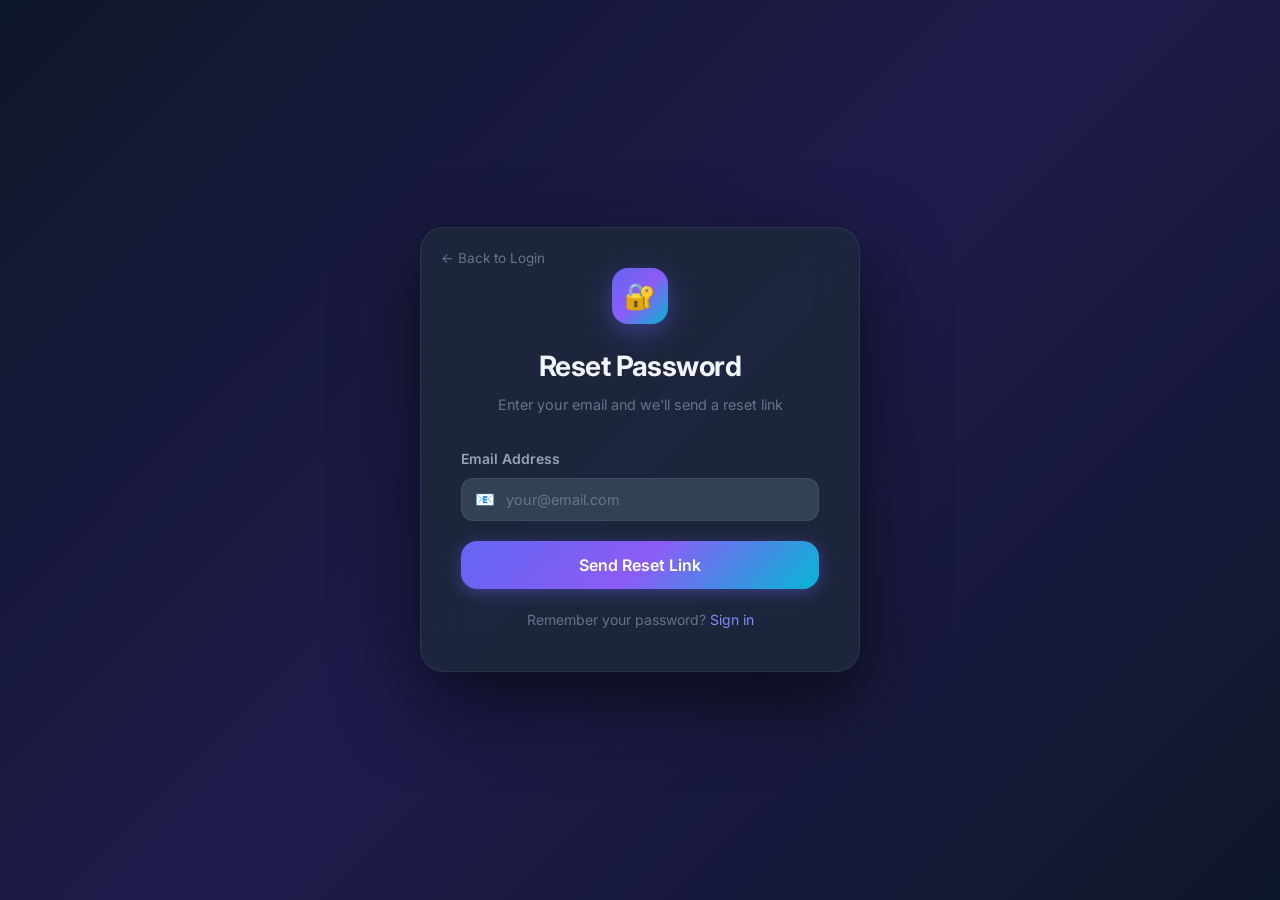
<file: templates/auth/forgot_password.html>
<!DOCTYPE html>
<html lang="en" data-theme="dark">
<head>
  <meta charset="UTF-8">
  <meta name="viewport" content="width=device-width, initial-scale=1.0">
  <title>Reset Password — AI Code Review</title>
  <link href="https://fonts.googleapis.com/css2?family=Inter:wght@400;500;600;700;800&display=swap" rel="stylesheet">
  <link rel="stylesheet" href="/static/css/main.css">
</head>
<body>
<div class="auth-bg-orb orb-1" style="position:fixed;"></div>
<div class="auth-bg-orb orb-2" style="position:fixed;"></div>

<div class="auth-container">
  <div class="auth-card">
    <a href="/login" style="position:absolute;top:20px;left:20px;color:var(--text-muted);font-size:0.85rem;">← Back to Login</a>
    <div class="auth-logo">🔐</div>
    <h2 class="auth-title">Reset Password</h2>
    <p class="auth-subtitle">Enter your email and we'll send a reset link</p>

    <div id="success-msg" style="display:none;background:rgba(16,185,129,0.1);border:1px solid rgba(16,185,129,0.3);border-radius:var(--radius-md);padding:16px;color:#34d399;text-align:center;margin-bottom:16px;">
      ✅ If that email exists, a reset link has been sent. Check your inbox.
    </div>

    <form id="forgot-form">
      <div class="form-group">
        <label class="form-label">Email Address</label>
        <div class="input-group">
          <span class="input-icon">📧</span>
          <input type="email" class="form-control" id="email" placeholder="your@email.com" required>
        </div>
      </div>
      <button type="submit" class="btn btn-primary w-full btn-lg" id="submit-btn">Send Reset Link</button>
    </form>

    <p style="text-align:center;margin-top:20px;font-size:0.875rem;color:var(--text-muted);">
      Remember your password? <a href="/login" style="color:var(--primary-light);">Sign in</a>
    </p>
  </div>
</div>

<div id="toast-container"></div>
<script src="/static/js/main.js"></script>
<script>
  document.getElementById('forgot-form').addEventListener('submit', async (e) => {
    e.preventDefault();
    const email = document.getElementById('email').value.trim();
    const btn = document.getElementById('submit-btn');
    btn.disabled = true;
    btn.innerHTML = '<div class="spinner" style="width:16px;height:16px;border-width:2px;"></div> Sending...';
    try {
      await API.post('/api/auth/forgot-password', { email });
      document.getElementById('success-msg').style.display = 'block';
      document.getElementById('forgot-form').style.display = 'none';
    } catch (err) {
      Toast.error('Error', err.message);
      btn.disabled = false;
      btn.innerHTML = 'Send Reset Link';
    }
  });
</script>
</body>
</html>
</file>
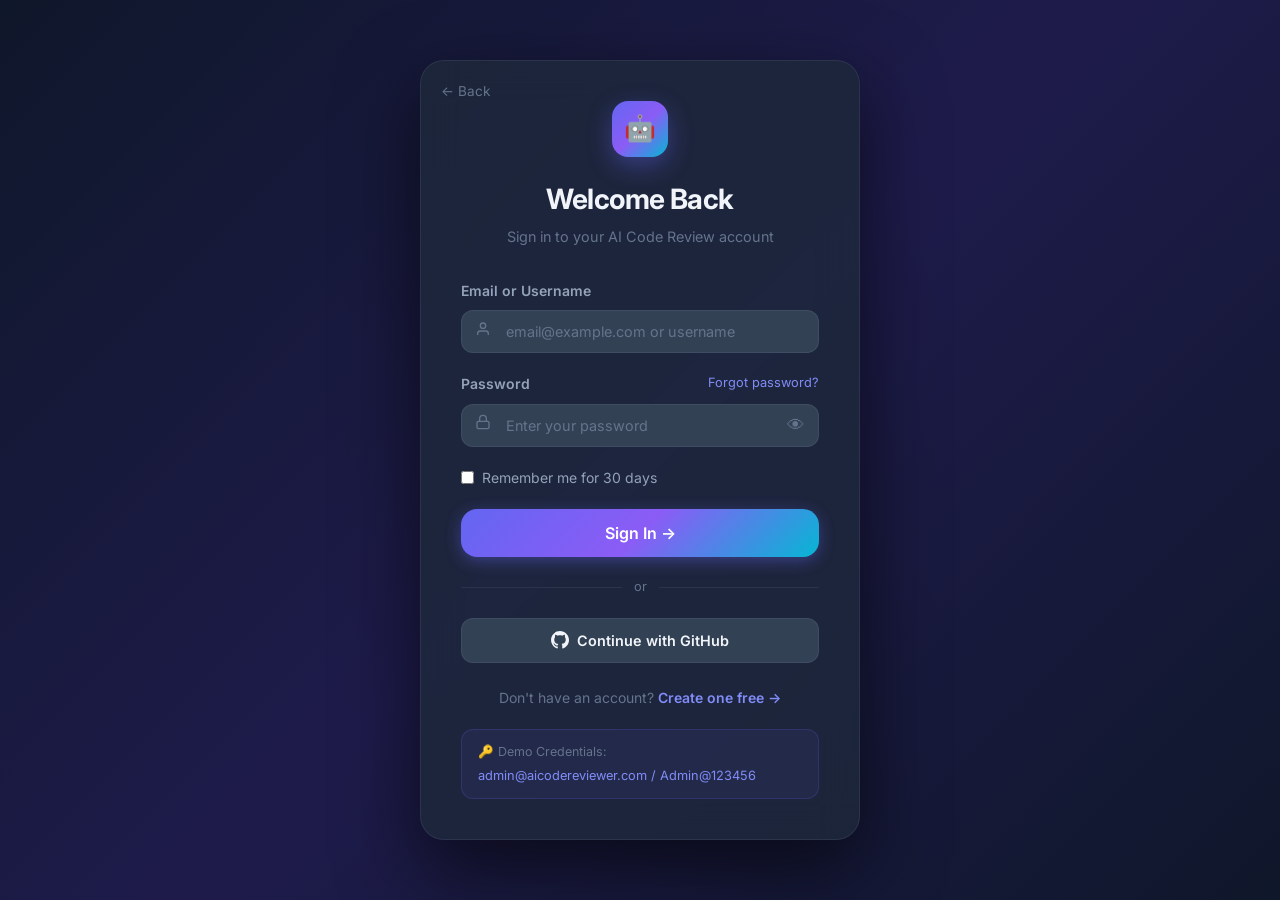
<file: templates/auth/login.html>
<!DOCTYPE html>
<html lang="en" data-theme="dark">
<head>
  <meta charset="UTF-8">
  <meta name="viewport" content="width=device-width, initial-scale=1.0">
  <title>Sign In — AI Code Review Assistant</title>
  <link href="https://fonts.googleapis.com/css2?family=Inter:wght@400;500;600;700;800&display=swap" rel="stylesheet">
  <link rel="stylesheet" href="/static/css/main.css">
  <style>
    .auth-bg-grid {
      position: fixed; inset: 0;
      background-image: linear-gradient(rgba(99,102,241,0.06) 1px, transparent 1px),
                        linear-gradient(90deg, rgba(99,102,241,0.06) 1px, transparent 1px);
      background-size: 50px 50px; pointer-events: none;
    }
    .form-error { color: var(--danger); font-size: 0.8rem; margin-top: 6px; display: none; }
    .password-toggle {
      position: absolute; right: 14px; cursor: pointer;
      color: var(--text-muted); font-size: 1.1rem; top: 50%; transform: translateY(-50%);
    }
  </style>
</head>
<body>
<div class="auth-bg-orb orb-1" style="position:fixed;"></div>
<div class="auth-bg-orb orb-2" style="position:fixed;"></div>
<div class="auth-bg-grid"></div>

<div class="auth-container">
  <div class="auth-card">
    <a href="/" style="position:absolute;top:20px;left:20px;color:var(--text-muted);font-size:0.85rem;">← Back</a>

    <div class="auth-logo">🤖</div>
    <h2 class="auth-title">Welcome Back</h2>
    <p class="auth-subtitle">Sign in to your AI Code Review account</p>

    <div id="error-banner" style="display:none;background:rgba(239,68,68,0.1);border:1px solid rgba(239,68,68,0.3);border-radius:var(--radius-md);padding:12px 16px;color:#f87171;font-size:0.875rem;margin-bottom:16px;"></div>

    <form id="login-form" novalidate>
      <div class="form-group">
        <label class="form-label">Email or Username</label>
        <div class="input-group">
          <span class="input-icon">
            <svg width="16" viewBox="0 0 24 24" fill="none" stroke="currentColor" stroke-width="2"><path d="M20 21v-2a4 4 0 0 0-4-4H8a4 4 0 0 0-4 4v2"/><circle cx="12" cy="7" r="4"/></svg>
          </span>
          <input type="text" class="form-control" id="identifier" placeholder="email@example.com or username" required autocomplete="username">
        </div>
        <div class="form-error" id="identifier-error">This field is required</div>
      </div>

      <div class="form-group">
        <label class="form-label" style="display:flex;justify-content:space-between;">
          Password
          <a href="/forgot-password" style="font-size:0.8rem;font-weight:400;">Forgot password?</a>
        </label>
        <div class="input-group" style="position:relative;">
          <span class="input-icon">
            <svg width="16" viewBox="0 0 24 24" fill="none" stroke="currentColor" stroke-width="2"><rect x="3" y="11" width="18" height="11" rx="2" ry="2"/><path d="M7 11V7a5 5 0 0 1 10 0v4"/></svg>
          </span>
          <input type="password" class="form-control" id="password" placeholder="Enter your password" required autocomplete="current-password">
          <span class="password-toggle" onclick="togglePassword('password')">👁</span>
        </div>
        <div class="form-error" id="password-error">Password is required</div>
      </div>

      <div style="display:flex;align-items:center;gap:8px;margin-bottom:20px;">
        <input type="checkbox" id="remember" style="accent-color:var(--primary);">
        <label for="remember" style="font-size:0.875rem;color:var(--text-secondary);cursor:pointer;">Remember me for 30 days</label>
      </div>

      <button type="submit" class="btn btn-primary w-full btn-lg" id="login-btn">
        Sign In →
      </button>

      <div class="separator">or</div>

      <a href="/api/auth/github-oauth" class="btn btn-secondary w-full" style="justify-content:center;">
        <svg width="18" viewBox="0 0 24 24" fill="currentColor"><path d="M12 0c-6.626 0-12 5.373-12 12 0 5.302 3.438 9.8 8.207 11.387.599.111.793-.261.793-.577v-2.234c-3.338.726-4.033-1.416-4.033-1.416-.546-1.387-1.333-1.756-1.333-1.756-1.089-.745.083-.729.083-.729 1.205.084 1.839 1.237 1.839 1.237 1.07 1.834 2.807 1.304 3.492.997.107-.775.418-1.305.762-1.604-2.665-.305-5.467-1.334-5.467-5.931 0-1.311.469-2.381 1.236-3.221-.124-.303-.535-1.524.117-3.176 0 0 1.008-.322 3.301 1.23.957-.266 1.983-.399 3.003-.404 1.02.005 2.047.138 3.006.404 2.291-1.552 3.297-1.23 3.297-1.23.653 1.653.242 2.874.118 3.176.77.84 1.235 1.911 1.235 3.221 0 4.609-2.807 5.624-5.479 5.921.43.372.823 1.102.823 2.222v3.293c0 .319.192.694.801.576 4.765-1.589 8.199-6.086 8.199-11.386 0-6.627-5.373-12-12-12z"/></svg>
        Continue with GitHub
      </a>
    </form>

    <p style="text-align:center;margin-top:24px;font-size:0.875rem;color:var(--text-muted);">
      Don't have an account? <a href="/register" style="color:var(--primary-light);font-weight:600;">Create one free →</a>
    </p>

    <!-- Demo credentials -->
    <div style="margin-top:20px;background:rgba(99,102,241,0.08);border:1px solid rgba(99,102,241,0.2);border-radius:var(--radius-md);padding:12px 16px;">
      <p style="font-size:0.78rem;color:var(--text-muted);margin-bottom:4px;">🔑 Demo Credentials:</p>
      <p style="font-size:0.8rem;color:var(--primary-light);">admin@aicodereviewer.com / Admin@123456</p>
    </div>
  </div>
</div>

<div id="toast-container"></div>
<script src="/static/js/main.js"></script>
<script>
  // Redirect if already logged in
  if (App.isAuthenticated()) window.location.href = '/dashboard';

  function togglePassword(id) {
    const inp = document.getElementById(id);
    inp.type = inp.type === 'password' ? 'text' : 'password';
  }

  document.getElementById('login-form').addEventListener('submit', async (e) => {
    e.preventDefault();
    const identifier = document.getElementById('identifier').value.trim();
    const password = document.getElementById('password').value;
    const btn = document.getElementById('login-btn');
    const banner = document.getElementById('error-banner');

    banner.style.display = 'none';

    if (!identifier || !password) {
      banner.textContent = 'Please fill in all fields.';
      banner.style.display = 'block';
      return;
    }

    btn.disabled = true;
    btn.innerHTML = '<div class="spinner" style="width:18px;height:18px;border-width:2px;"></div> Signing in...';

    try {
      const res = await API.post('/api/auth/login', {
        email: identifier.includes('@') ? identifier : undefined,
        username: !identifier.includes('@') ? identifier : undefined,
        password
      });

      if (res?.data) {
        App.setAuth(res.data.user, res.data.access_token);
        localStorage.setItem('refresh_token', res.data.refresh_token);
        Toast.success('Welcome back!', `Hello, ${res.data.user.full_name || res.data.user.username}`);
        setTimeout(() => { window.location.href = '/dashboard'; }, 500);
      }
    } catch (err) {
      banner.textContent = err.message || 'Invalid credentials. Please try again.';
      banner.style.display = 'block';
      btn.disabled = false;
      btn.innerHTML = 'Sign In →';
    }
  });
</script>
</body>
</html>
</file>
<file: static/css/main.css>
/* ═══════════════════════════════════════════════════════════════════
   AI Code Review Assistant — Main Stylesheet
   Premium SaaS UI | Dark/Light Mode | Glassmorphism Design
═══════════════════════════════════════════════════════════════════ */

/* ── CSS Custom Properties ─────────────────────────────────────── */
:root {
  --primary: #6366f1;
  --primary-dark: #4f46e5;
  --primary-light: #818cf8;
  --secondary: #8b5cf6;
  --accent: #06b6d4;
  --success: #10b981;
  --warning: #f59e0b;
  --danger: #ef4444;
  --danger-dark: #dc2626;
  --info: #3b82f6;

  --bg-primary: #0f172a;
  --bg-secondary: #1e293b;
  --bg-tertiary: #334155;
  --bg-card: rgba(30, 41, 59, 0.8);
  --bg-glass: rgba(15, 23, 42, 0.6);

  --text-primary: #f1f5f9;
  --text-secondary: #94a3b8;
  --text-muted: #64748b;

  --border: rgba(148, 163, 184, 0.12);
  --border-strong: rgba(148, 163, 184, 0.25);
  --glow: 0 0 20px rgba(99, 102, 241, 0.3);
  --shadow-sm: 0 1px 3px rgba(0,0,0,0.4);
  --shadow-md: 0 4px 16px rgba(0,0,0,0.4);
  --shadow-lg: 0 20px 60px rgba(0,0,0,0.5);
  --shadow-xl: 0 30px 80px rgba(0,0,0,0.6);

  --gradient-primary: linear-gradient(135deg, #6366f1 0%, #8b5cf6 50%, #06b6d4 100%);
  --gradient-card: linear-gradient(135deg, rgba(99,102,241,0.15) 0%, rgba(139,92,246,0.08) 100%);
  --gradient-bg: linear-gradient(135deg, #0f172a 0%, #1e1b4b 50%, #0f172a 100%);

  --radius-sm: 8px;
  --radius-md: 12px;
  --radius-lg: 16px;
  --radius-xl: 24px;
  --radius-full: 9999px;

  --font-sans: 'Inter', system-ui, -apple-system, sans-serif;
  --font-mono: 'JetBrains Mono', 'Fira Code', 'Cascadia Code', monospace;

  --transition: all 0.2s cubic-bezier(0.4, 0, 0.2, 1);
  --transition-slow: all 0.4s cubic-bezier(0.4, 0, 0.2, 1);
  --transition-spring: all 0.5s cubic-bezier(0.34, 1.56, 0.64, 1);

  --sidebar-width: 260px;
  --topbar-height: 64px;
}

/* Light Mode */
[data-theme="light"] {
  --bg-primary: #f8fafc;
  --bg-secondary: #ffffff;
  --bg-tertiary: #f1f5f9;
  --bg-card: rgba(255, 255, 255, 0.9);
  --bg-glass: rgba(248, 250, 252, 0.8);
  --text-primary: #0f172a;
  --text-secondary: #475569;
  --text-muted: #94a3b8;
  --border: rgba(15, 23, 42, 0.1);
  --border-strong: rgba(15, 23, 42, 0.2);
  --shadow-sm: 0 1px 3px rgba(0,0,0,0.08);
  --shadow-md: 0 4px 16px rgba(0,0,0,0.08);
  --shadow-lg: 0 20px 60px rgba(0,0,0,0.12);
  --gradient-bg: linear-gradient(135deg, #f8fafc 0%, #eff6ff 50%, #f8fafc 100%);
  --bg-glass: rgba(255, 255, 255, 0.7);
}

/* ── Reset & Base ───────────────────────────────────────────────── */
*, *::before, *::after { box-sizing: border-box; margin: 0; padding: 0; }

html { font-size: 16px; scroll-behavior: smooth; -webkit-font-smoothing: antialiased; }

body {
  font-family: var(--font-sans);
  background: var(--bg-primary);
  color: var(--text-primary);
  line-height: 1.6;
  min-height: 100vh;
  transition: background 0.3s, color 0.3s;
}

a { color: var(--primary-light); text-decoration: none; transition: var(--transition); }
a:hover { color: var(--primary); }

img { max-width: 100%; height: auto; }

/* ── Typography ─────────────────────────────────────────────────── */
h1, h2, h3, h4, h5, h6 {
  font-weight: 700;
  line-height: 1.3;
  color: var(--text-primary);
  letter-spacing: -0.02em;
}
h1 { font-size: clamp(2rem, 5vw, 3.5rem); }
h2 { font-size: clamp(1.5rem, 3vw, 2.25rem); }
h3 { font-size: 1.5rem; }
h4 { font-size: 1.25rem; }
h5 { font-size: 1.125rem; }
h6 { font-size: 1rem; }

.text-gradient {
  background: var(--gradient-primary);
  -webkit-background-clip: text;
  -webkit-text-fill-color: transparent;
  background-clip: text;
}

.text-muted { color: var(--text-muted); }
.text-secondary { color: var(--text-secondary); }

/* ── Glassmorphism Card ────────────────────────────────────────── */
.glass-card {
  background: var(--bg-card);
  backdrop-filter: blur(20px);
  -webkit-backdrop-filter: blur(20px);
  border: 1px solid var(--border);
  border-radius: var(--radius-lg);
  box-shadow: var(--shadow-md);
  transition: var(--transition);
}

.glass-card:hover {
  border-color: var(--border-strong);
  box-shadow: var(--shadow-lg);
  transform: translateY(-2px);
}

.glass-card-static {
  background: var(--bg-card);
  backdrop-filter: blur(20px);
  border: 1px solid var(--border);
  border-radius: var(--radius-lg);
  box-shadow: var(--shadow-md);
}

/* ── Buttons ────────────────────────────────────────────────────── */
.btn {
  display: inline-flex;
  align-items: center;
  justify-content: center;
  gap: 8px;
  padding: 10px 20px;
  border: none;
  border-radius: var(--radius-md);
  font-size: 0.9rem;
  font-weight: 600;
  font-family: var(--font-sans);
  cursor: pointer;
  transition: var(--transition);
  white-space: nowrap;
  text-decoration: none;
}

.btn:disabled { opacity: 0.5; cursor: not-allowed; transform: none !important; }

.btn-primary {
  background: var(--gradient-primary);
  color: white;
  box-shadow: 0 4px 15px rgba(99, 102, 241, 0.4);
}
.btn-primary:hover:not(:disabled) {
  box-shadow: 0 6px 25px rgba(99, 102, 241, 0.6);
  transform: translateY(-2px);
}

.btn-secondary {
  background: var(--bg-tertiary);
  color: var(--text-primary);
  border: 1px solid var(--border);
}
.btn-secondary:hover:not(:disabled) {
  background: var(--bg-card);
  border-color: var(--primary);
  transform: translateY(-1px);
}

.btn-outline {
  background: transparent;
  color: var(--primary-light);
  border: 1px solid var(--primary);
}
.btn-outline:hover:not(:disabled) {
  background: rgba(99, 102, 241, 0.1);
  transform: translateY(-1px);
}

.btn-danger {
  background: linear-gradient(135deg, #ef4444, #dc2626);
  color: white;
  box-shadow: 0 4px 15px rgba(239, 68, 68, 0.3);
}
.btn-danger:hover:not(:disabled) { box-shadow: 0 6px 25px rgba(239, 68, 68, 0.5); transform: translateY(-2px); }

.btn-success {
  background: linear-gradient(135deg, #10b981, #059669);
  color: white;
}
.btn-success:hover:not(:disabled) { transform: translateY(-2px); }

.btn-sm { padding: 6px 14px; font-size: 0.8rem; }
.btn-lg { padding: 14px 28px; font-size: 1rem; border-radius: var(--radius-lg); }
.btn-icon { padding: 8px; width: 40px; height: 40px; }

/* ── Sidebar ────────────────────────────────────────────────────── */
.sidebar {
  position: fixed;
  top: 0;
  left: 0;
  width: var(--sidebar-width);
  height: 100vh;
  background: var(--bg-secondary);
  border-right: 1px solid var(--border);
  display: flex;
  flex-direction: column;
  z-index: 100;
  overflow-y: auto;
  transition: var(--transition-slow);
}

.sidebar-brand {
  padding: 20px 20px 16px;
  border-bottom: 1px solid var(--border);
  display: flex;
  align-items: center;
  gap: 12px;
}

.sidebar-logo {
  width: 40px;
  height: 40px;
  border-radius: var(--radius-md);
  background: var(--gradient-primary);
  display: flex;
  align-items: center;
  justify-content: center;
  color: white;
  font-size: 1.2rem;
  flex-shrink: 0;
  box-shadow: 0 4px 12px rgba(99, 102, 241, 0.4);
}

.sidebar-brand-text {
  font-size: 0.95rem;
  font-weight: 700;
  line-height: 1.2;
  color: var(--text-primary);
}

.sidebar-brand-text span {
  display: block;
  font-size: 0.7rem;
  font-weight: 400;
  color: var(--text-muted);
  text-transform: uppercase;
  letter-spacing: 0.08em;
}

.sidebar-nav { flex: 1; padding: 16px 12px; }

.nav-section-title {
  font-size: 0.7rem;
  font-weight: 600;
  text-transform: uppercase;
  letter-spacing: 0.1em;
  color: var(--text-muted);
  padding: 4px 8px 8px;
  margin-top: 16px;
}

.nav-item {
  display: flex;
  align-items: center;
  gap: 10px;
  padding: 10px 12px;
  border-radius: var(--radius-md);
  color: var(--text-secondary);
  font-size: 0.875rem;
  font-weight: 500;
  cursor: pointer;
  transition: var(--transition);
  text-decoration: none;
  margin-bottom: 2px;
  position: relative;
}

.nav-item:hover {
  background: rgba(99, 102, 241, 0.1);
  color: var(--primary-light);
}

.nav-item.active {
  background: rgba(99, 102, 241, 0.15);
  color: var(--primary-light);
  border-left: 3px solid var(--primary);
}

.nav-item .icon {
  width: 20px;
  height: 20px;
  flex-shrink: 0;
  opacity: 0.8;
}

.nav-badge {
  margin-left: auto;
  background: var(--primary);
  color: white;
  font-size: 0.7rem;
  padding: 2px 7px;
  border-radius: var(--radius-full);
  font-weight: 600;
}

.sidebar-footer {
  padding: 16px;
  border-top: 1px solid var(--border);
}

.sidebar-user {
  display: flex;
  align-items: center;
  gap: 10px;
  padding: 10px;
  border-radius: var(--radius-md);
  cursor: pointer;
  transition: var(--transition);
}

.sidebar-user:hover { background: var(--bg-tertiary); }

.user-avatar {
  width: 36px;
  height: 36px;
  border-radius: 50%;
  background: var(--gradient-primary);
  display: flex;
  align-items: center;
  justify-content: center;
  color: white;
  font-weight: 700;
  font-size: 0.9rem;
  flex-shrink: 0;
}

.user-info { flex: 1; min-width: 0; }
.user-name { font-size: 0.85rem; font-weight: 600; color: var(--text-primary); truncate: ellipsis; }
.user-role { font-size: 0.75rem; color: var(--text-muted); }

/* ── Topbar ─────────────────────────────────────────────────────── */
.topbar {
  position: fixed;
  top: 0;
  left: var(--sidebar-width);
  right: 0;
  height: var(--topbar-height);
  background: var(--bg-secondary);
  border-bottom: 1px solid var(--border);
  display: flex;
  align-items: center;
  padding: 0 24px;
  z-index: 50;
  gap: 16px;
}

.topbar-title { font-size: 1.1rem; font-weight: 700; flex: 1; }

.topbar-actions { display: flex; align-items: center; gap: 8px; }

/* ── Main Content ───────────────────────────────────────────────── */
.main-content {
  margin-left: var(--sidebar-width);
  margin-top: var(--topbar-height);
  padding: 28px;
  min-height: calc(100vh - var(--topbar-height));
  background: var(--bg-primary);
}

/* ── Stats Cards ────────────────────────────────────────────────── */
.stats-grid {
  display: grid;
  grid-template-columns: repeat(auto-fit, minmax(220px, 1fr));
  gap: 20px;
  margin-bottom: 28px;
}

.stat-card {
  padding: 24px;
  display: flex;
  align-items: flex-start;
  gap: 16px;
  cursor: default;
}

.stat-icon {
  width: 52px;
  height: 52px;
  border-radius: var(--radius-md);
  display: flex;
  align-items: center;
  justify-content: center;
  font-size: 1.4rem;
  flex-shrink: 0;
}

.stat-icon.purple { background: rgba(99, 102, 241, 0.15); color: var(--primary-light); }
.stat-icon.green { background: rgba(16, 185, 129, 0.15); color: var(--success); }
.stat-icon.orange { background: rgba(245, 158, 11, 0.15); color: var(--warning); }
.stat-icon.red { background: rgba(239, 68, 68, 0.15); color: var(--danger); }
.stat-icon.blue { background: rgba(59, 130, 246, 0.15); color: var(--info); }
.stat-icon.cyan { background: rgba(6, 182, 212, 0.15); color: var(--accent); }

.stat-content { flex: 1; }
.stat-label { font-size: 0.8rem; color: var(--text-muted); font-weight: 500; text-transform: uppercase; letter-spacing: 0.06em; margin-bottom: 4px; }
.stat-value { font-size: 2rem; font-weight: 800; color: var(--text-primary); line-height: 1.1; }
.stat-change { font-size: 0.8rem; margin-top: 4px; }
.stat-change.up { color: var(--success); }
.stat-change.down { color: var(--danger); }

/* ── Score Ring ─────────────────────────────────────────────────── */
.score-ring {
  position: relative;
  width: 80px;
  height: 80px;
  flex-shrink: 0;
}

.score-ring svg { transform: rotate(-90deg); }
.score-ring .track { fill: none; stroke: var(--bg-tertiary); stroke-width: 6; }
.score-ring .progress { fill: none; stroke-width: 6; stroke-linecap: round; transition: stroke-dashoffset 1.5s ease; }
.score-ring .score-text {
  position: absolute;
  inset: 0;
  display: flex;
  flex-direction: column;
  align-items: center;
  justify-content: center;
  font-size: 1.1rem;
  font-weight: 800;
  line-height: 1;
}
.score-ring .score-label { font-size: 0.55rem; color: var(--text-muted); margin-top: 2px; }

/* ── Severity Badges ────────────────────────────────────────────── */
.badge {
  display: inline-flex;
  align-items: center;
  gap: 4px;
  padding: 3px 10px;
  border-radius: var(--radius-full);
  font-size: 0.75rem;
  font-weight: 600;
  text-transform: uppercase;
  letter-spacing: 0.05em;
}

.badge-critical { background: rgba(220, 38, 38, 0.15); color: #f87171; border: 1px solid rgba(220, 38, 38, 0.3); }
.badge-high { background: rgba(234, 88, 12, 0.15); color: #fb923c; border: 1px solid rgba(234, 88, 12, 0.3); }
.badge-medium { background: rgba(217, 119, 6, 0.15); color: #fbbf24; border: 1px solid rgba(217, 119, 6, 0.3); }
.badge-low { background: rgba(37, 99, 235, 0.15); color: #60a5fa; border: 1px solid rgba(37, 99, 235, 0.3); }
.badge-info { background: rgba(107, 114, 128, 0.15); color: #9ca3af; border: 1px solid rgba(107, 114, 128, 0.3); }
.badge-success { background: rgba(16, 185, 129, 0.15); color: #34d399; border: 1px solid rgba(16, 185, 129, 0.3); }

/* ── Forms ──────────────────────────────────────────────────────── */
.form-group { margin-bottom: 20px; }

.form-label {
  display: block;
  font-size: 0.875rem;
  font-weight: 600;
  color: var(--text-secondary);
  margin-bottom: 8px;
}

.form-control {
  width: 100%;
  padding: 12px 16px;
  background: var(--bg-tertiary);
  border: 1px solid var(--border);
  border-radius: var(--radius-md);
  color: var(--text-primary);
  font-size: 0.9rem;
  font-family: var(--font-sans);
  transition: var(--transition);
  outline: none;
}

.form-control:focus {
  border-color: var(--primary);
  box-shadow: 0 0 0 3px rgba(99, 102, 241, 0.15);
}

.form-control::placeholder { color: var(--text-muted); }

textarea.form-control {
  resize: vertical;
  font-family: var(--font-mono);
  min-height: 120px;
}

.input-group {
  position: relative;
  display: flex;
  align-items: center;
}

.input-group .form-control { padding-left: 44px; }
.input-icon {
  position: absolute;
  left: 14px;
  color: var(--text-muted);
  pointer-events: none;
}

/* ── Progress Bar ───────────────────────────────────────────────── */
.progress { background: var(--bg-tertiary); border-radius: var(--radius-full); height: 8px; overflow: hidden; }
.progress-bar {
  height: 100%;
  border-radius: var(--radius-full);
  background: var(--gradient-primary);
  transition: width 1s ease;
  position: relative;
  overflow: hidden;
}
.progress-bar::after {
  content: '';
  position: absolute;
  inset: 0;
  background: linear-gradient(90deg, transparent, rgba(255,255,255,0.3), transparent);
  animation: shimmer 2s infinite;
}

/* ── Tables ─────────────────────────────────────────────────────── */
.table-wrapper { overflow-x: auto; border-radius: var(--radius-lg); border: 1px solid var(--border); }

table { width: 100%; border-collapse: collapse; }
thead th {
  background: var(--bg-tertiary);
  padding: 12px 16px;
  text-align: left;
  font-size: 0.8rem;
  font-weight: 600;
  text-transform: uppercase;
  letter-spacing: 0.06em;
  color: var(--text-muted);
  border-bottom: 1px solid var(--border);
}
tbody td {
  padding: 12px 16px;
  border-bottom: 1px solid var(--border);
  font-size: 0.875rem;
  color: var(--text-secondary);
}
tbody tr:last-child td { border-bottom: none; }
tbody tr:hover td { background: rgba(99, 102, 241, 0.04); }

/* ── Toasts ─────────────────────────────────────────────────────── */
#toast-container {
  position: fixed;
  top: 80px;
  right: 24px;
  z-index: 9999;
  display: flex;
  flex-direction: column;
  gap: 10px;
}

.toast {
  display: flex;
  align-items: center;
  gap: 12px;
  padding: 14px 18px;
  background: var(--bg-secondary);
  border: 1px solid var(--border);
  border-radius: var(--radius-md);
  box-shadow: var(--shadow-lg);
  min-width: 300px;
  max-width: 420px;
  animation: slideInRight 0.3s ease;
  backdrop-filter: blur(20px);
}

.toast-success { border-left: 4px solid var(--success); }
.toast-error { border-left: 4px solid var(--danger); }
.toast-warning { border-left: 4px solid var(--warning); }
.toast-info { border-left: 4px solid var(--info); }

.toast-icon { font-size: 1.2rem; }
.toast-body { flex: 1; }
.toast-title { font-weight: 700; font-size: 0.875rem; margin-bottom: 2px; }
.toast-message { font-size: 0.8rem; color: var(--text-secondary); }
.toast-close { cursor: pointer; color: var(--text-muted); font-size: 1rem; margin-left: 8px; }

/* ── Modal ──────────────────────────────────────────────────────── */
.modal-overlay {
  position: fixed;
  inset: 0;
  background: rgba(0, 0, 0, 0.7);
  backdrop-filter: blur(8px);
  z-index: 1000;
  display: flex;
  align-items: center;
  justify-content: center;
  animation: fadeIn 0.2s ease;
}

.modal {
  background: var(--bg-secondary);
  border: 1px solid var(--border);
  border-radius: var(--radius-xl);
  padding: 32px;
  width: min(90vw, 560px);
  box-shadow: var(--shadow-xl);
  animation: scaleIn 0.3s cubic-bezier(0.34, 1.56, 0.64, 1);
}

.modal-header { display: flex; align-items: center; justify-content: space-between; margin-bottom: 24px; }
.modal-title { font-size: 1.25rem; font-weight: 700; }
.modal-close { cursor: pointer; color: var(--text-muted); font-size: 1.5rem; line-height: 1; }

/* ── Loading ────────────────────────────────────────────────────── */
.spinner {
  width: 24px;
  height: 24px;
  border: 3px solid var(--border);
  border-top-color: var(--primary);
  border-radius: 50%;
  animation: spin 0.8s linear infinite;
}

.loading-overlay {
  position: fixed;
  inset: 0;
  background: rgba(15, 23, 42, 0.85);
  display: flex;
  flex-direction: column;
  align-items: center;
  justify-content: center;
  z-index: 9998;
  backdrop-filter: blur(4px);
}

.loading-spinner {
  width: 60px;
  height: 60px;
  border: 4px solid var(--border);
  border-top-color: var(--primary);
  border-radius: 50%;
  animation: spin 1s linear infinite;
  margin-bottom: 20px;
}

/* Skeleton Loader */
.skeleton {
  background: linear-gradient(90deg, var(--bg-tertiary) 25%, var(--bg-secondary) 50%, var(--bg-tertiary) 75%);
  background-size: 200% 100%;
  animation: skeleton 1.5s ease infinite;
  border-radius: var(--radius-sm);
}

/* ── Issue Item ─────────────────────────────────────────────────── */
.issue-item {
  display: flex;
  gap: 14px;
  padding: 14px 18px;
  border-bottom: 1px solid var(--border);
  transition: var(--transition);
}

.issue-item:last-child { border-bottom: none; }
.issue-item:hover { background: rgba(99, 102, 241, 0.04); }

.issue-line-indicator {
  flex-shrink: 0;
  width: 3px;
  border-radius: 2px;
}
.issue-line-indicator.critical { background: var(--danger); }
.issue-line-indicator.high { background: #ea580c; }
.issue-line-indicator.medium { background: var(--warning); }
.issue-line-indicator.low { background: var(--info); }
.issue-line-indicator.info { background: var(--text-muted); }

.issue-content { flex: 1; }
.issue-header { display: flex; align-items: center; gap: 8px; margin-bottom: 6px; }
.issue-message { font-size: 0.875rem; font-weight: 600; color: var(--text-primary); }
.issue-line { font-size: 0.75rem; color: var(--text-muted); margin-left: auto; }
.issue-snippet {
  font-family: var(--font-mono);
  font-size: 0.78rem;
  background: var(--bg-tertiary);
  padding: 6px 10px;
  border-radius: var(--radius-sm);
  color: var(--text-secondary);
  overflow-x: auto;
  white-space: pre;
  border-left: 2px solid var(--border-strong);
}

/* ── In-editor live finding markers (Monaco decorations) ────────────── */
.monaco-editor .issue-line-critical { background: rgba(239, 68, 68, 0.14); }
.monaco-editor .issue-line-high { background: rgba(234, 88, 12, 0.14); }
.monaco-editor .issue-line-medium { background: rgba(245, 158, 11, 0.12); }
.monaco-editor .issue-line-low { background: rgba(59, 130, 246, 0.10); }
.monaco-editor .issue-line-info { background: rgba(148, 163, 184, 0.10); }

.monaco-editor .glyph-critical,
.monaco-editor .glyph-high,
.monaco-editor .glyph-medium,
.monaco-editor .glyph-low,
.monaco-editor .glyph-info {
  width: 9px !important;
  height: 9px !important;
  margin-left: 7px;
  margin-top: 7px;
  border-radius: 50%;
}
.monaco-editor .glyph-critical { background: var(--danger); box-shadow: 0 0 4px var(--danger); }
.monaco-editor .glyph-high { background: #ea580c; box-shadow: 0 0 4px #ea580c; }
.monaco-editor .glyph-medium { background: var(--warning); }
.monaco-editor .glyph-low { background: var(--info); }
.monaco-editor .glyph-info { background: var(--text-muted); }

/* ── Theme Toggle ────────────────────────────────────────────────── */
.theme-toggle {
  width: 44px;
  height: 24px;
  background: var(--bg-tertiary);
  border: 1px solid var(--border);
  border-radius: var(--radius-full);
  cursor: pointer;
  position: relative;
  transition: var(--transition);
}

.theme-toggle.light { background: rgba(99, 102, 241, 0.2); border-color: var(--primary); }

.theme-toggle::after {
  content: '';
  width: 18px;
  height: 18px;
  background: white;
  border-radius: 50%;
  position: absolute;
  top: 2px;
  left: 2px;
  transition: var(--transition-spring);
  box-shadow: var(--shadow-sm);
}

.theme-toggle.light::after { transform: translateX(20px); background: var(--primary-light); }

/* ── Utility ────────────────────────────────────────────────────── */
.hidden { display: none !important; }
.invisible { visibility: hidden; }
.flex { display: flex; }
.flex-col { flex-direction: column; }
.items-center { align-items: center; }
.justify-between { justify-content: space-between; }
.justify-center { justify-content: center; }
.gap-2 { gap: 8px; }
.gap-3 { gap: 12px; }
.gap-4 { gap: 16px; }
.gap-6 { gap: 24px; }
.w-full { width: 100%; }
.truncate { overflow: hidden; text-overflow: ellipsis; white-space: nowrap; }
.grid { display: grid; }
.grid-2 { grid-template-columns: 1fr 1fr; gap: 20px; }
.grid-3 { grid-template-columns: repeat(3, 1fr); gap: 20px; }

.p-4 { padding: 16px; }
.p-6 { padding: 24px; }
.p-8 { padding: 32px; }
.mb-2 { margin-bottom: 8px; }
.mb-4 { margin-bottom: 16px; }
.mb-6 { margin-bottom: 24px; }
.mt-4 { margin-top: 16px; }

.section-header { display: flex; align-items: center; justify-content: space-between; margin-bottom: 20px; }
.section-title { font-size: 1.1rem; font-weight: 700; }

/* ── Animations ─────────────────────────────────────────────────── */
@keyframes spin { to { transform: rotate(360deg); } }
@keyframes shimmer { 0% { transform: translateX(-100%); } 100% { transform: translateX(100%); } }
@keyframes skeleton { 0% { background-position: 200% 0; } 100% { background-position: -200% 0; } }
@keyframes fadeIn { from { opacity: 0; } to { opacity: 1; } }
@keyframes fadeInUp { from { opacity: 0; transform: translateY(20px); } to { opacity: 1; transform: translateY(0); } }
@keyframes scaleIn { from { opacity: 0; transform: scale(0.9); } to { opacity: 1; transform: scale(1); } }
@keyframes slideInRight { from { opacity: 0; transform: translateX(30px); } to { opacity: 1; transform: translateX(0); } }
@keyframes slideInLeft { from { opacity: 0; transform: translateX(-20px); } to { opacity: 1; transform: translateX(0); } }
@keyframes pulse { 0%, 100% { opacity: 1; } 50% { opacity: 0.5; } }
@keyframes float { 0%, 100% { transform: translateY(0); } 50% { transform: translateY(-10px); } }
@keyframes gradientShift { 0% { background-position: 0% 50%; } 50% { background-position: 100% 50%; } 100% { background-position: 0% 50%; } }

.animate-fade-up { animation: fadeInUp 0.5s ease forwards; }
.animate-fade-in { animation: fadeIn 0.4s ease forwards; }
.animate-float { animation: float 4s ease-in-out infinite; }
.animate-pulse { animation: pulse 2s ease-in-out infinite; }

/* ── Responsive ─────────────────────────────────────────────────── */
@media (max-width: 1024px) {
  .sidebar { transform: translateX(-100%); }
  .sidebar.open { transform: translateX(0); }
  .main-content { margin-left: 0; }
  .topbar { left: 0; }
  .grid-3 { grid-template-columns: 1fr 1fr; }
}

@media (max-width: 768px) {
  :root { --topbar-height: 56px; }
  .main-content { padding: 16px; }
  .stats-grid { grid-template-columns: 1fr 1fr; gap: 12px; }
  .grid-2, .grid-3 { grid-template-columns: 1fr; }
  h1 { font-size: 2rem; }
  h2 { font-size: 1.5rem; }
  .topbar { padding: 0 16px; }
}

@media (max-width: 480px) {
  .stats-grid { grid-template-columns: 1fr; }
  .main-content { padding: 12px; }
}

/* ── Scrollbar ──────────────────────────────────────────────────── */
::-webkit-scrollbar { width: 6px; height: 6px; }
::-webkit-scrollbar-track { background: transparent; }
::-webkit-scrollbar-thumb { background: var(--bg-tertiary); border-radius: 3px; }
::-webkit-scrollbar-thumb:hover { background: var(--text-muted); }

/* ── Upload Zone ────────────────────────────────────────────────── */
.upload-zone {
  border: 2px dashed var(--border-strong);
  border-radius: var(--radius-xl);
  padding: 48px;
  text-align: center;
  transition: var(--transition);
  cursor: pointer;
  position: relative;
}

.upload-zone:hover,
.upload-zone.drag-over {
  border-color: var(--primary);
  background: rgba(99, 102, 241, 0.05);
}

.upload-zone.drag-over { box-shadow: var(--glow); }

.upload-icon { font-size: 3rem; margin-bottom: 16px; }
.upload-title { font-size: 1.1rem; font-weight: 700; margin-bottom: 8px; }
.upload-subtitle { color: var(--text-muted); font-size: 0.875rem; }

/* ── Code Preview ───────────────────────────────────────────────── */
.code-preview {
  background: #0d1117;
  border-radius: var(--radius-lg);
  overflow: hidden;
  border: 1px solid var(--border);
}

.code-preview-header {
  background: rgba(255,255,255,0.05);
  padding: 10px 16px;
  display: flex;
  align-items: center;
  gap: 8px;
  border-bottom: 1px solid var(--border);
}

.window-dot {
  width: 12px;
  height: 12px;
  border-radius: 50%;
}
.dot-red { background: #ff5f57; }
.dot-yellow { background: #febc2e; }
.dot-green { background: #28c840; }

.code-preview-body {
  font-family: var(--font-mono);
  font-size: 0.85rem;
  overflow-x: auto;
  max-height: 400px;
  overflow-y: auto;
  counter-reset: line;
}

/* ── Monaco Editor Container ────────────────────────────────────── */
#monaco-editor {
  width: 100%;
  height: 500px;
  border-radius: 0 0 var(--radius-lg) var(--radius-lg);
  overflow: hidden;
}

.editor-wrapper {
  border: 1px solid var(--border);
  border-radius: var(--radius-lg);
  overflow: hidden;
}

.editor-toolbar {
  background: var(--bg-tertiary);
  padding: 10px 16px;
  display: flex;
  align-items: center;
  gap: 12px;
  border-bottom: 1px solid var(--border);
  flex-wrap: wrap;
}

/* ── Charts Container ───────────────────────────────────────────── */
.chart-container { position: relative; padding: 16px; }

/* ── Landing Page Specific ──────────────────────────────────────── */
.hero-section {
  min-height: 100vh;
  display: flex;
  align-items: center;
  position: relative;
  overflow: hidden;
  background: var(--gradient-bg);
}

.hero-bg-grid {
  position: absolute;
  inset: 0;
  background-image:
    linear-gradient(rgba(99, 102, 241, 0.07) 1px, transparent 1px),
    linear-gradient(90deg, rgba(99, 102, 241, 0.07) 1px, transparent 1px);
  background-size: 60px 60px;
  pointer-events: none;
}

.hero-bg-orb {
  position: absolute;
  border-radius: 50%;
  filter: blur(80px);
  pointer-events: none;
}

.orb-1 {
  width: 600px;
  height: 600px;
  background: rgba(99, 102, 241, 0.25);
  top: -200px;
  right: -100px;
}

.orb-2 {
  width: 400px;
  height: 400px;
  background: rgba(139, 92, 246, 0.2);
  bottom: -100px;
  left: -80px;
}

.orb-3 {
  width: 300px;
  height: 300px;
  background: rgba(6, 182, 212, 0.15);
  top: 40%;
  left: 40%;
}

.hero-content { position: relative; z-index: 2; max-width: 1200px; margin: 0 auto; padding: 0 24px; }
.hero-badge {
  display: inline-flex;
  align-items: center;
  gap: 8px;
  background: rgba(99, 102, 241, 0.15);
  border: 1px solid rgba(99, 102, 241, 0.4);
  padding: 6px 16px;
  border-radius: var(--radius-full);
  font-size: 0.85rem;
  font-weight: 600;
  color: var(--primary-light);
  margin-bottom: 24px;
  animation: fadeInUp 0.6s ease;
}

.hero-title {
  font-size: clamp(2.5rem, 6vw, 5rem);
  font-weight: 900;
  line-height: 1.1;
  margin-bottom: 24px;
  animation: fadeInUp 0.7s ease 0.1s both;
}

.hero-subtitle {
  font-size: 1.2rem;
  color: var(--text-secondary);
  max-width: 600px;
  margin-bottom: 40px;
  animation: fadeInUp 0.7s ease 0.2s both;
  line-height: 1.7;
}

.hero-actions {
  display: flex;
  gap: 16px;
  flex-wrap: wrap;
  animation: fadeInUp 0.7s ease 0.3s both;
}

.feature-card {
  padding: 32px;
  transition: var(--transition-slow);
}

.feature-icon {
  width: 56px;
  height: 56px;
  border-radius: var(--radius-md);
  display: flex;
  align-items: center;
  justify-content: center;
  font-size: 1.5rem;
  margin-bottom: 20px;
}

/* ── Auth Pages ─────────────────────────────────────────────────── */
.auth-container {
  min-height: 100vh;
  display: flex;
  align-items: center;
  justify-content: center;
  background: var(--gradient-bg);
  position: relative;
  overflow: hidden;
  padding: 24px;
}

.auth-card {
  width: min(100%, 440px);
  padding: 40px;
  background: var(--bg-card);
  backdrop-filter: blur(20px);
  border: 1px solid var(--border);
  border-radius: var(--radius-xl);
  box-shadow: var(--shadow-xl);
  animation: scaleIn 0.4s cubic-bezier(0.34, 1.56, 0.64, 1);
}

.auth-logo {
  width: 56px;
  height: 56px;
  border-radius: var(--radius-lg);
  background: var(--gradient-primary);
  display: flex;
  align-items: center;
  justify-content: center;
  color: white;
  font-size: 1.6rem;
  margin: 0 auto 24px;
  box-shadow: 0 8px 25px rgba(99, 102, 241, 0.4);
}

.auth-title { text-align: center; font-size: 1.75rem; margin-bottom: 8px; }
.auth-subtitle { text-align: center; color: var(--text-muted); margin-bottom: 32px; font-size: 0.9rem; }

/* ── Separator ──────────────────────────────────────────────────── */
.separator {
  display: flex;
  align-items: center;
  gap: 12px;
  margin: 20px 0;
  color: var(--text-muted);
  font-size: 0.8rem;
}
.separator::before, .separator::after {
  content: '';
  flex: 1;
  height: 1px;
  background: var(--border);
}
</file>
